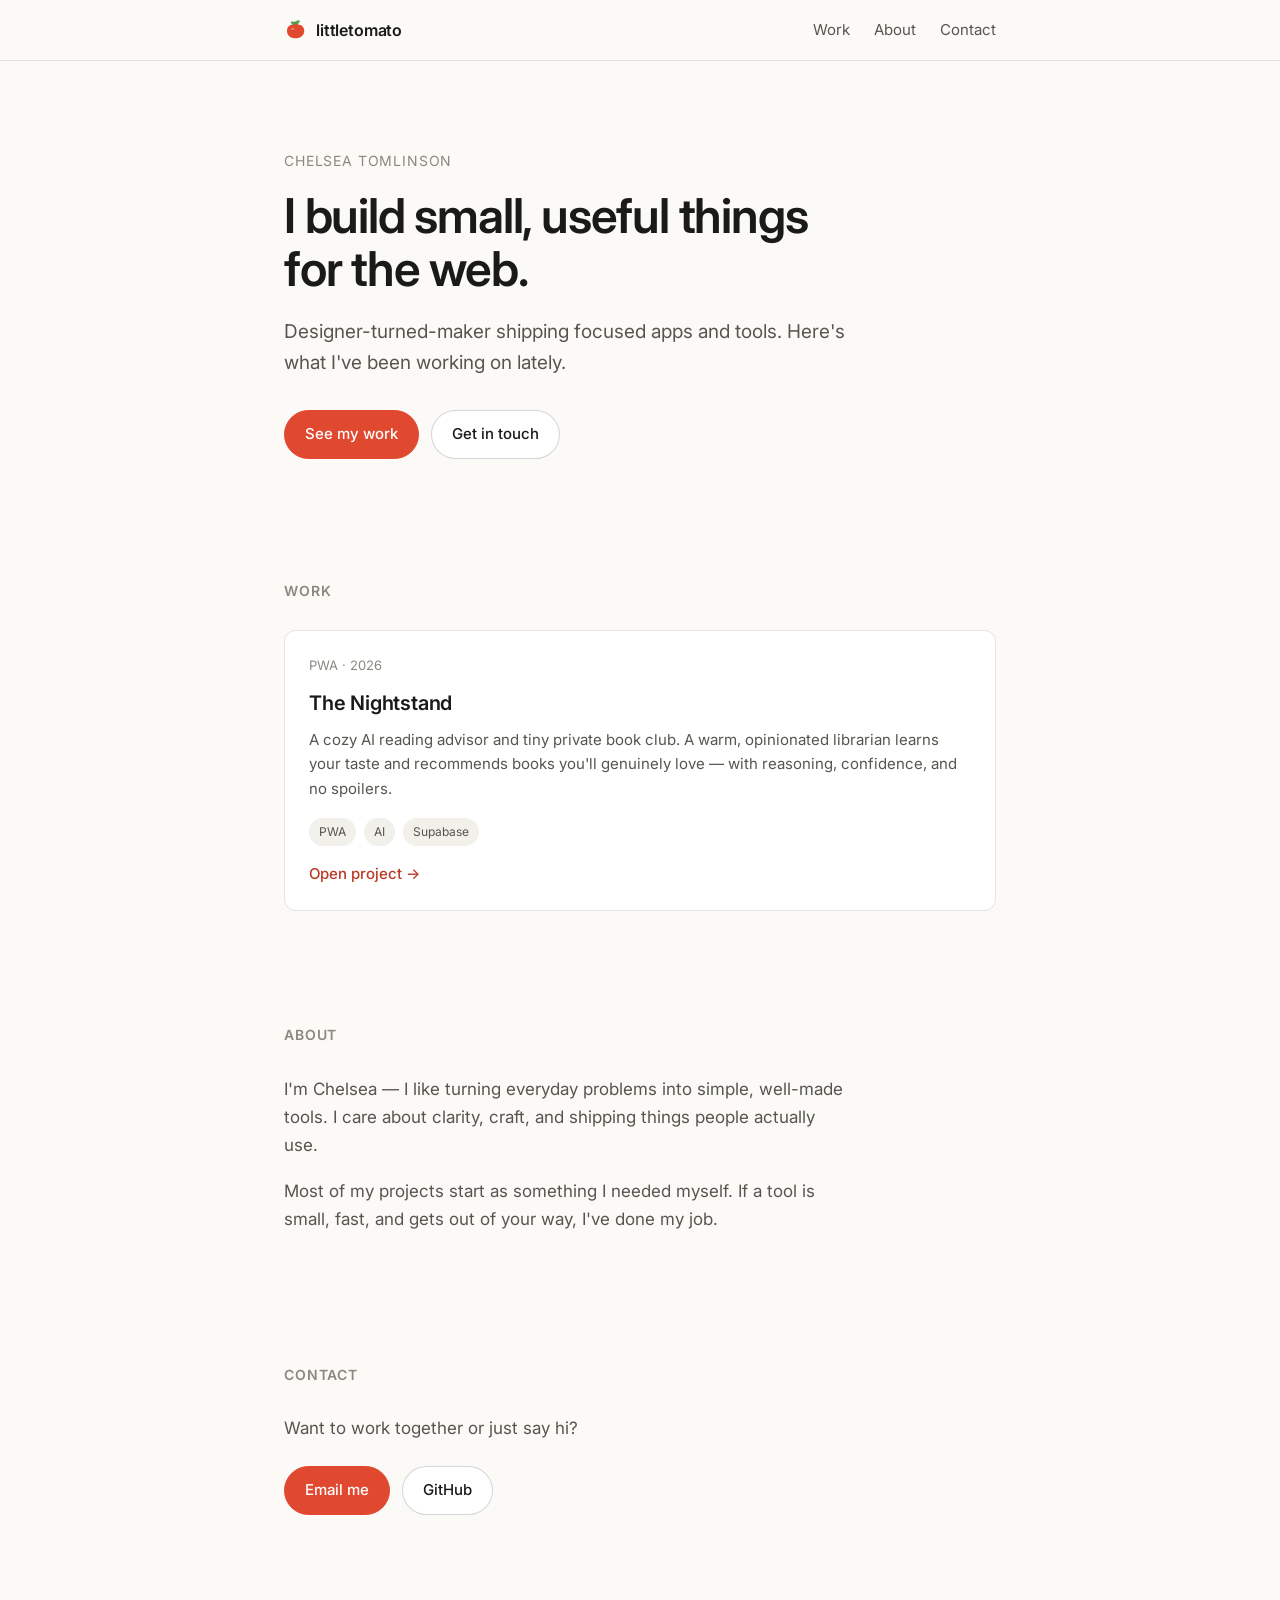
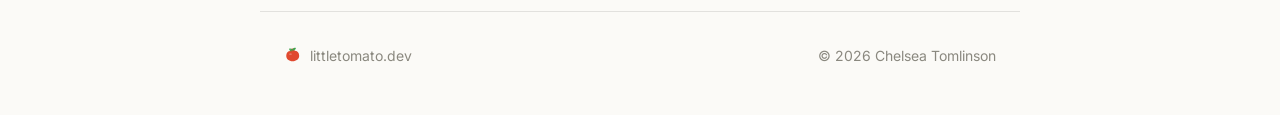
<file: index.html>
<!DOCTYPE html>
<html lang="en">
<head>
  <meta charset="UTF-8" />
  <meta name="viewport" content="width=device-width, initial-scale=1.0" />
  <title>Chelsea Tomlinson — Maker &amp; designer</title>
  <meta name="description" content="Portfolio of Chelsea Tomlinson — small, useful things for the web. Apps, tools, and experiments." />
  <link rel="canonical" href="https://littletomato.dev/" />
  <meta name="theme-color" content="#FBFAF7" />

  <!-- Favicon -->
  <link rel="icon" type="image/svg+xml" href="/assets/tomato.svg" />

  <!-- Open Graph / social share card -->
  <meta property="og:type" content="website" />
  <meta property="og:url" content="https://littletomato.dev/" />
  <meta property="og:title" content="Chelsea Tomlinson — Maker &amp; designer" />
  <meta property="og:description" content="Small, useful things for the web." />
  <meta property="og:image" content="https://littletomato.dev/assets/og-image.png" />
  <meta property="og:image:width" content="1200" />
  <meta property="og:image:height" content="630" />
  <meta name="twitter:card" content="summary_large_image" />
  <meta name="twitter:title" content="Chelsea Tomlinson — Maker &amp; designer" />
  <meta name="twitter:description" content="Small, useful things for the web." />
  <meta name="twitter:image" content="https://littletomato.dev/assets/og-image.png" />

  <link rel="preconnect" href="https://fonts.googleapis.com" />
  <link rel="preconnect" href="https://fonts.gstatic.com" crossorigin />
  <link href="https://fonts.googleapis.com/css2?family=Inter:wght@400;500;600&display=swap" rel="stylesheet" />
  <link rel="stylesheet" href="/styles.css" />
</head>
<body>
  <a class="skip-link" href="#work">Skip to work</a>

  <header class="site-header">
    <nav class="nav container" aria-label="Primary">
      <a class="brand" href="/">
        <img src="/assets/tomato.svg" alt="" width="24" height="24" aria-hidden="true" />
        <span>littletomato</span>
      </a>
      <div class="nav-links">
        <a href="#work">Work</a>
        <a href="#about">About</a>
        <a href="#contact">Contact</a>
      </div>
    </nav>
  </header>

  <main>
    <section class="hero container">
      <p class="eyebrow">Chelsea Tomlinson</p>
      <h1>I build small, useful things for the web.</h1>
      <p class="lede">Designer-turned-maker shipping focused apps and tools. Here's what I've been working on lately.</p>
      <div class="hero-actions">
        <a class="btn btn-primary" href="#work">See my work</a>
        <a class="btn" href="#contact">Get in touch</a>
      </div>
    </section>

    <section id="work" class="section container">
      <h2 class="section-title">Work</h2>
      <div class="cards">

        <article class="card">
          <div class="card-meta">PWA · 2026</div>
          <h3 class="card-title">The Nightstand</h3>
          <p class="card-desc">A cozy AI reading advisor and tiny private book club. A warm, opinionated librarian learns your taste and recommends books you'll genuinely love — with reasoning, confidence, and no spoilers.</p>
          <div class="card-tags">
            <span class="tag">PWA</span>
            <span class="tag">AI</span>
            <span class="tag">Supabase</span>
          </div>
          <a class="card-link" href="/the-nightstand/" aria-label="Open The Nightstand">
            Open project <span aria-hidden="true">→</span>
          </a>
        </article>

      </div>
    </section>

    <section id="about" class="section container">
      <h2 class="section-title">About</h2>
      <div class="about">
        <p>I'm Chelsea — I like turning everyday problems into simple, well-made tools. I care about clarity, craft, and shipping things people actually use.</p>
        <p>Most of my projects start as something I needed myself. If a tool is small, fast, and gets out of your way, I've done my job.</p>
      </div>
    </section>

    <section id="contact" class="section container">
      <h2 class="section-title">Contact</h2>
      <p class="contact-lede">Want to work together or just say hi?</p>
      <div class="contact-links">
        <a class="btn btn-primary" href="mailto:tomlinson.chelsea@gmail.com">Email me</a>
        <a class="btn" href="https://github.com/" rel="me">GitHub</a>
      </div>
    </section>
  </main>

  <footer class="site-footer container">
    <span class="footer-brand">
      <img src="/assets/tomato.svg" alt="" width="18" height="18" aria-hidden="true" />
      littletomato.dev
    </span>
    <span class="footer-copy">© <span id="year">2026</span> Chelsea Tomlinson</span>
  </footer>

  <script>
    document.getElementById('year').textContent = new Date().getFullYear();
  </script>
</body>
</html>
</file>
<file: styles.css>
:root {
  --bg: #FBFAF7;
  --surface: #ffffff;
  --text: #1A1A18;
  --text-secondary: #56554F;
  --muted: #8A887F;
  --border: rgba(0, 0, 0, 0.10);
  --border-strong: rgba(0, 0, 0, 0.16);
  --accent: #E0492F;
  --accent-dark: #B83A24;
  --leaf: #3FA34D;
  --radius: 12px;
  --maxw: 760px;
}

* { box-sizing: border-box; }

html { scroll-behavior: smooth; }

body {
  margin: 0;
  font-family: "Inter", -apple-system, BlinkMacSystemFont, "Segoe UI", Roboto, sans-serif;
  background: var(--bg);
  color: var(--text);
  line-height: 1.65;
  -webkit-font-smoothing: antialiased;
}

.container {
  width: 100%;
  max-width: var(--maxw);
  margin-inline: auto;
  padding-inline: 24px;
}

a { color: inherit; }

.skip-link {
  position: absolute;
  left: -9999px;
  top: 0;
  background: var(--text);
  color: #fff;
  padding: 10px 16px;
  border-radius: 0 0 8px 0;
  z-index: 100;
}
.skip-link:focus { left: 0; }

/* Header */
.site-header {
  position: sticky;
  top: 0;
  background: rgba(251, 250, 247, 0.85);
  backdrop-filter: saturate(180%) blur(10px);
  border-bottom: 1px solid var(--border);
  z-index: 50;
}
.nav {
  display: flex;
  align-items: center;
  justify-content: space-between;
  height: 60px;
}
.brand {
  display: inline-flex;
  align-items: center;
  gap: 8px;
  font-weight: 600;
  text-decoration: none;
  letter-spacing: -0.01em;
}
.nav-links { display: flex; gap: 24px; }
.nav-links a {
  text-decoration: none;
  color: var(--text-secondary);
  font-size: 15px;
  transition: color 0.15s ease;
}
.nav-links a:hover { color: var(--text); }

/* Hero */
.hero { padding: 88px 24px 64px; }
.eyebrow {
  font-size: 14px;
  letter-spacing: 0.06em;
  text-transform: uppercase;
  color: var(--muted);
  margin: 0 0 18px;
}
.hero h1 {
  font-size: clamp(32px, 6vw, 48px);
  line-height: 1.1;
  font-weight: 600;
  letter-spacing: -0.025em;
  margin: 0 0 20px;
  max-width: 18ch;
}
.lede {
  font-size: clamp(17px, 2.4vw, 19px);
  color: var(--text-secondary);
  margin: 0 0 32px;
  max-width: 48ch;
}
.hero-actions { display: flex; gap: 12px; flex-wrap: wrap; }

/* Buttons */
.btn {
  display: inline-flex;
  align-items: center;
  gap: 6px;
  padding: 11px 20px;
  border-radius: 999px;
  border: 1px solid var(--border-strong);
  background: var(--surface);
  color: var(--text);
  text-decoration: none;
  font-size: 15px;
  font-weight: 500;
  transition: transform 0.12s ease, background 0.15s ease, border-color 0.15s ease;
}
.btn:hover { transform: translateY(-1px); border-color: var(--text); }
.btn:active { transform: translateY(0); }
.btn-primary {
  background: var(--accent);
  border-color: var(--accent);
  color: #fff;
}
.btn-primary:hover { background: var(--accent-dark); border-color: var(--accent-dark); }

/* Sections */
.section { padding: 56px 24px; }
.section-title {
  font-size: 14px;
  letter-spacing: 0.06em;
  text-transform: uppercase;
  color: var(--muted);
  margin: 0 0 28px;
  font-weight: 600;
}

/* Cards */
.cards {
  display: grid;
  grid-template-columns: repeat(auto-fit, minmax(280px, 1fr));
  gap: 18px;
}
.card {
  position: relative;
  background: var(--surface);
  border: 1px solid var(--border);
  border-radius: var(--radius);
  padding: 24px;
  display: flex;
  flex-direction: column;
  transition: transform 0.15s ease, box-shadow 0.15s ease, border-color 0.15s ease;
}
.card:has(.card-link) { cursor: pointer; }
.card:hover {
  transform: translateY(-3px);
  box-shadow: 0 8px 30px rgba(0, 0, 0, 0.06);
  border-color: var(--border-strong);
}
.card-soon { background: transparent; border-style: dashed; }
.card-meta {
  font-size: 13px;
  color: var(--muted);
  margin-bottom: 10px;
}
.card-title {
  font-size: 20px;
  font-weight: 600;
  margin: 0 0 8px;
  letter-spacing: -0.01em;
}
.card-desc {
  font-size: 15px;
  color: var(--text-secondary);
  margin: 0 0 16px;
  flex: 1;
}
.card-tags { display: flex; gap: 8px; flex-wrap: wrap; margin-bottom: 16px; }
.tag {
  font-size: 12px;
  padding: 4px 10px;
  border-radius: 999px;
  background: #F2F0EA;
  color: var(--text-secondary);
}
.card-link {
  text-decoration: none;
  color: var(--accent-dark);
  font-weight: 500;
  font-size: 15px;
  align-self: flex-start;
}
.card-link:hover { text-decoration: underline; }
/* Make the whole card clickable while keeping one real link */
.card-link::after {
  content: "";
  position: absolute;
  inset: 0;
  border-radius: var(--radius);
}
.card:focus-within { border-color: var(--text); }

/* About */
.about { max-width: 56ch; }
.about p { font-size: 17px; color: var(--text-secondary); margin: 0 0 18px; }

/* Contact */
.contact-lede { font-size: 17px; color: var(--text-secondary); margin: 0 0 24px; }
.contact-links { display: flex; gap: 12px; flex-wrap: wrap; }

/* Footer */
.site-footer {
  display: flex;
  align-items: center;
  justify-content: space-between;
  padding-top: 32px;
  padding-bottom: 48px;
  margin-top: 40px;
  border-top: 1px solid var(--border);
  color: var(--muted);
  font-size: 14px;
  flex-wrap: wrap;
  gap: 12px;
}
.footer-brand { display: inline-flex; align-items: center; gap: 8px; }

@media (max-width: 520px) {
  .nav-links { gap: 16px; }
  .hero { padding-top: 56px; }
}

@media (prefers-reduced-motion: reduce) {
  html { scroll-behavior: auto; }
  * { transition: none !important; }
}
</file>
